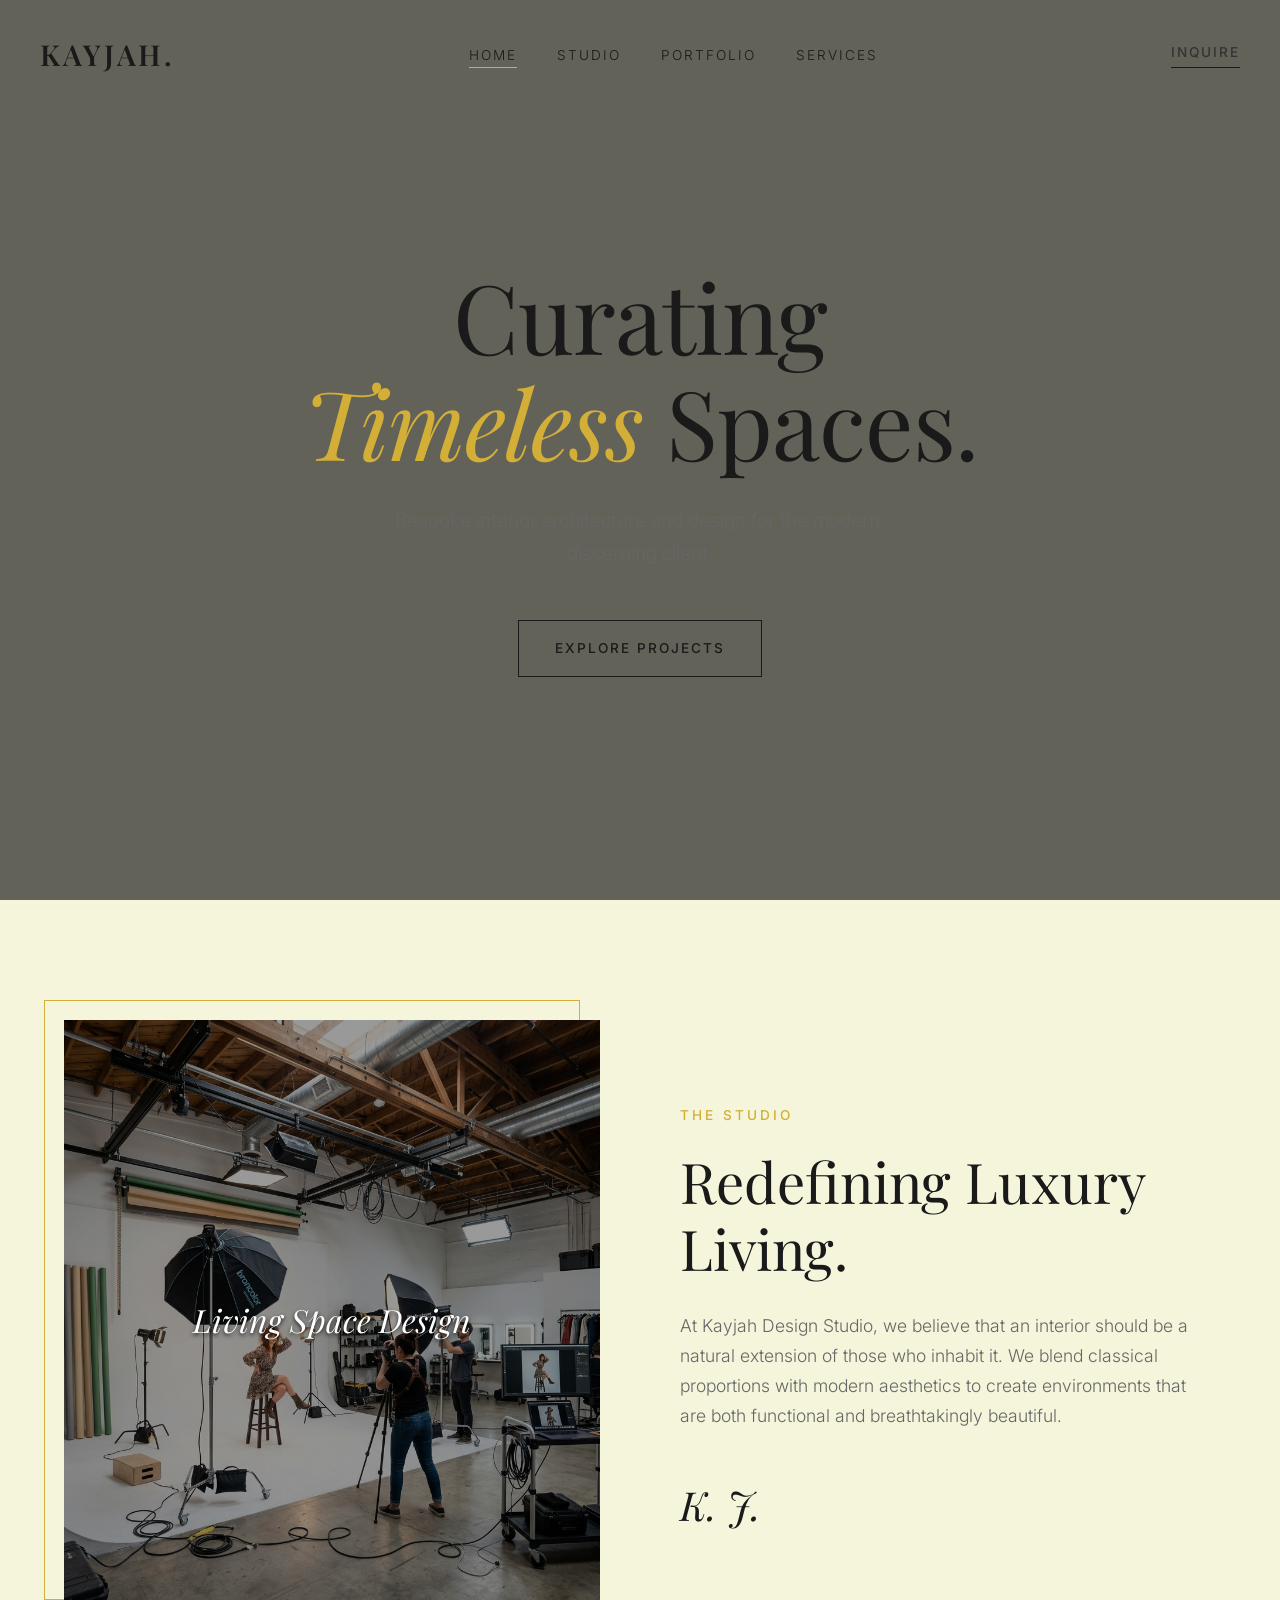
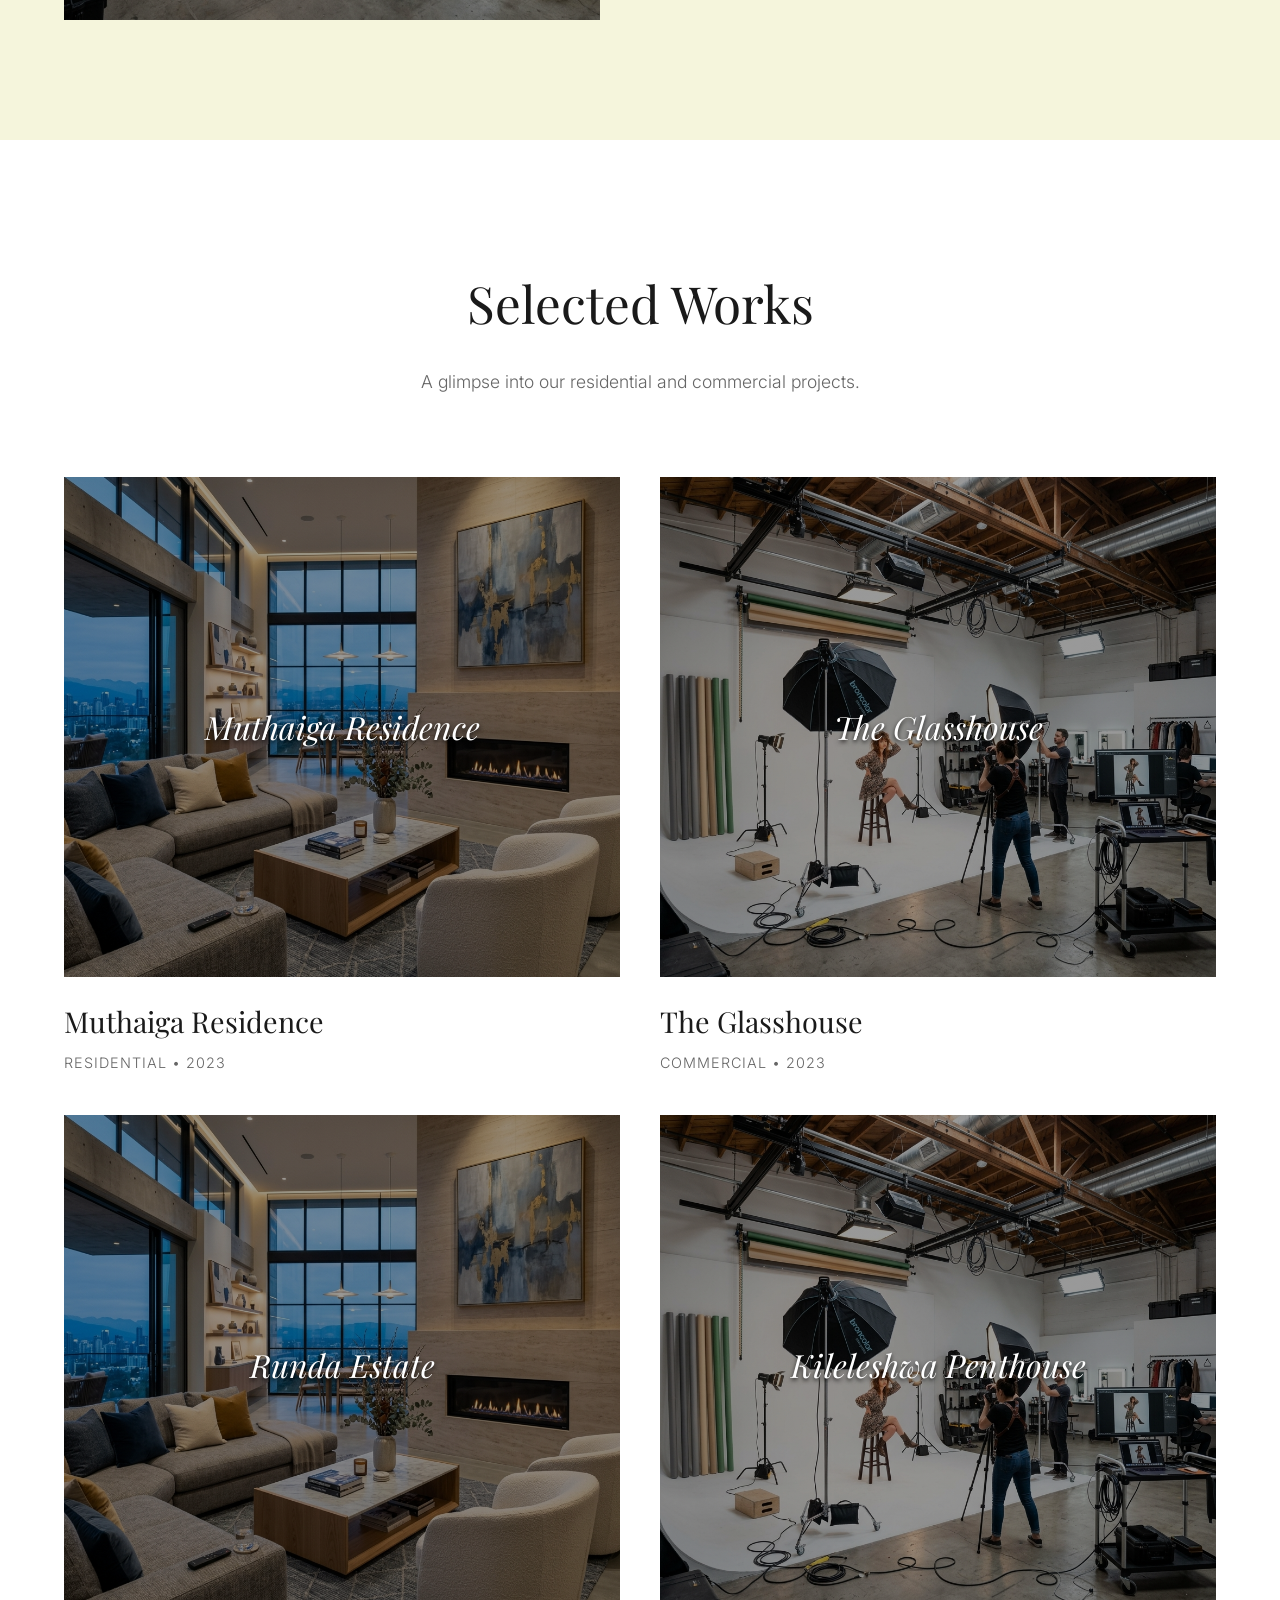
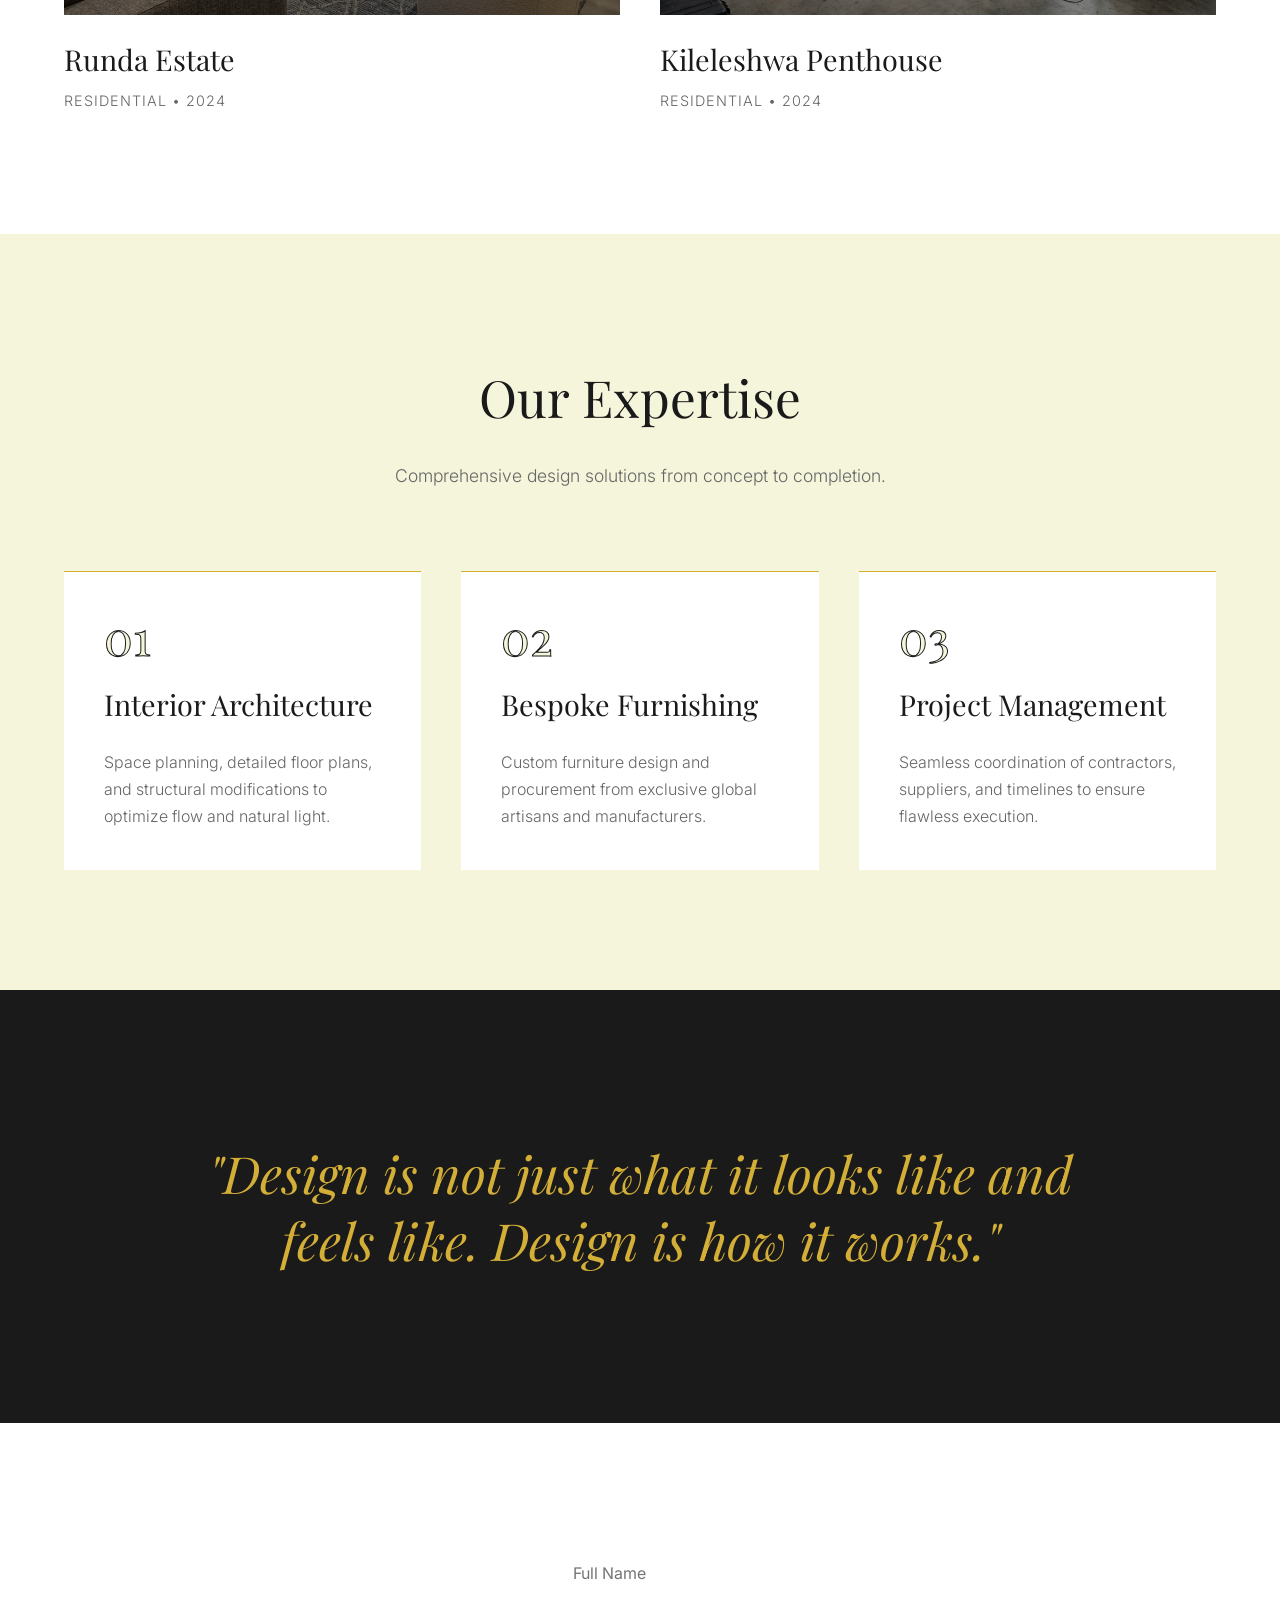
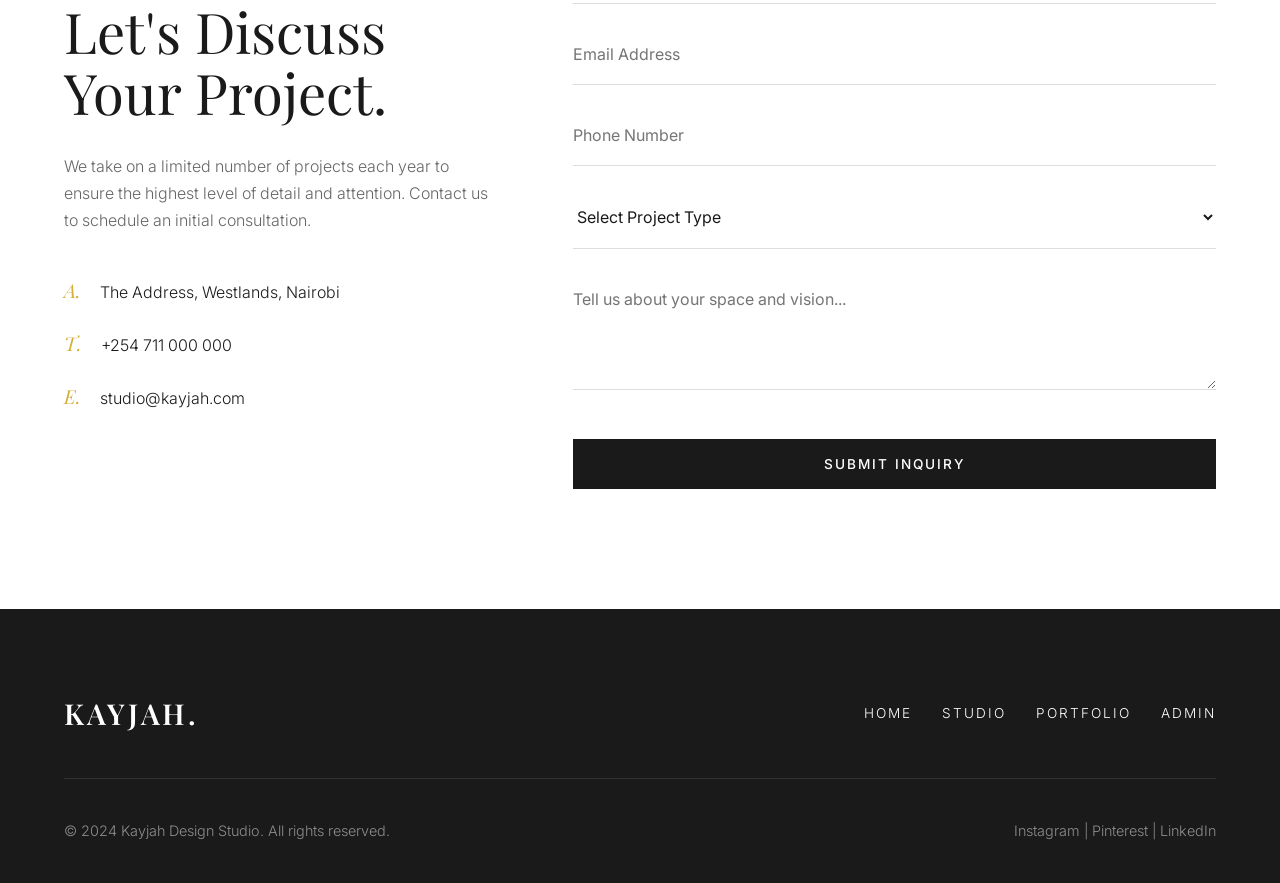
<file: index.html>
<!DOCTYPE html>

<html lang="en">
<head>
<meta charset="utf-8"/><meta content="width=device-width,initial-scale=1.0" name="viewport"/>
<title>Kayjah Design Studio | Luxury Interior Design Nairobi</title>
<meta content="Kayjah Design Studio creates bespoke, elegant, and timeless interior spaces for residential and commercial clients in Nairobi, Kenya." name="description"/>
<link href="https://fonts.googleapis.com/css2?family=Inter:wght@300;400;500;600&amp;family=Playfair+Display:ital,wght@0,400;0,600;0,700;1,400&amp;display=swap" rel="stylesheet"/>
<link href="style.css" rel="stylesheet"/>
</head>
<body>
<nav class="navbar" id="navbar"><div class="nav-container">
<a class="nav-logo" href="#home">KAYJAH.</a>
<ul class="nav-links" id="navLinks"><li><a class="nav-link active" href="#home">Home</a></li><li><a class="nav-link" href="#about">Studio</a></li><li><a class="nav-link" href="#portfolio">Portfolio</a></li><li><a class="nav-link" href="#services">Services</a></li></ul>
<a class="nav-cta" href="#contact">Inquire</a>
<button class="hamburger" id="hamburger"><span></span><span></span><span></span></button>
</div></nav>
<header class="hero" id="home">
<div class="hero-bg" style=" background-image: linear-gradient(rgba(0,0,0,0.6), rgba(0,0,0,0.6)), url('https://loremflickr.com/1200/800/interior,design,livingroom?lock=100') !important; background-size: cover !important; background-position: center !important;"></div>
<div class="hero-content">
<h1>Curating<br/><em>Timeless</em> Spaces.</h1>
<p class="hero-sub">Bespoke interior architecture and design for the modern, discerning client.</p>
<a class="btn btn-outline" href="#portfolio">Explore Projects</a>
</div>
</header>
<section class="section split-section" id="about">
<div class="container"><div class="split-grid">
<div class="split-img" style="color: white !important; text-shadow: 0 2px 4px rgba(0,0,0,0.8); background-image: linear-gradient(rgba(0,0,0,0.4), rgba(0,0,0,0.4)), url('images/interior_design.png') !important; background-size: cover !important; background-position: center !important; color: white !important; text-shadow: 0 2px 4px rgba(0,0,0,0.8);">
<div class="img-placeholder" style="color: white !important; text-shadow: 0 2px 4px rgba(0,0,0,0.8);    color: white !important; text-shadow: 0 2px 4px rgba(0,0,0,0.8); background-image: linear-gradient(rgba(0,0,0,0.4), rgba(0,0,0,0.4)), url('images/photo_studio.png') !important; background-size: cover !important; background-position: center !important; color: white !important; text-shadow: 0 2px 4px rgba(0,0,0,0.8);">Living Space Design</div>
</div>
<div class="split-content">
<span class="tag">The Studio</span>
<h2>Redefining Luxury Living.</h2>
<p>At Kayjah Design Studio, we believe that an interior should be a natural extension of those who inhabit it. We blend classical proportions with modern aesthetics to create environments that are both functional and breathtakingly beautiful.</p>
<div class="signature">K. J.</div>
</div>
</div></div>
</section>
<section class="section bg-light" id="portfolio">
<div class="container">
<div class="section-header"><h2>Selected Works</h2><p>A glimpse into our residential and commercial projects.</p></div>
<div class="port-grid">
<div class="port-item">
<div class="port-img img-1" style="color: white !important; text-shadow: 0 2px 4px rgba(0,0,0,0.8); background-image: linear-gradient(rgba(0,0,0,0.4), rgba(0,0,0,0.4)), url('images/interior_design.png') !important; background-size: cover !important; background-position: center !important; color: white !important; text-shadow: 0 2px 4px rgba(0,0,0,0.8);">Muthaiga Residence</div>
<div class="port-info"><h3>Muthaiga Residence</h3><p>Residential • 2023</p></div>
</div>
<div class="port-item">
<div class="port-img img-2" style="color: white !important; text-shadow: 0 2px 4px rgba(0,0,0,0.8); background-image: linear-gradient(rgba(0,0,0,0.4), rgba(0,0,0,0.4)), url('images/photo_studio.png') !important; background-size: cover !important; background-position: center !important; color: white !important; text-shadow: 0 2px 4px rgba(0,0,0,0.8);">The Glasshouse</div>
<div class="port-info"><h3>The Glasshouse</h3><p>Commercial • 2023</p></div>
</div>
<div class="port-item">
<div class="port-img img-3" style="color: white !important; text-shadow: 0 2px 4px rgba(0,0,0,0.8);    color: white !important; text-shadow: 0 2px 4px rgba(0,0,0,0.8); background-image: linear-gradient(rgba(0,0,0,0.4), rgba(0,0,0,0.4)), url('images/interior_design.png') !important; background-size: cover !important; background-position: center !important; color: white !important; text-shadow: 0 2px 4px rgba(0,0,0,0.8);">Runda Estate</div>
<div class="port-info"><h3>Runda Estate</h3><p>Residential • 2024</p></div>
</div>
<div class="port-item">
<div class="port-img img-4" style="color: white !important; text-shadow: 0 2px 4px rgba(0,0,0,0.8); background-image: linear-gradient(rgba(0,0,0,0.4), rgba(0,0,0,0.4)), url('images/photo_studio.png') !important; background-size: cover !important; background-position: center !important; color: white !important; text-shadow: 0 2px 4px rgba(0,0,0,0.8);">Kileleshwa Penthouse</div>
<div class="port-info"><h3>Kileleshwa Penthouse</h3><p>Residential • 2024</p></div>
</div>
</div>
</div>
</section>
<section class="section" id="services">
<div class="container">
<div class="section-header"><h2>Our Expertise</h2><p>Comprehensive design solutions from concept to completion.</p></div>
<div class="svc-grid">
<div class="svc-card">
<div class="svc-num">01</div>
<h3>Interior Architecture</h3>
<p>Space planning, detailed floor plans, and structural modifications to optimize flow and natural light.</p>
</div>
<div class="svc-card">
<div class="svc-num">02</div>
<h3>Bespoke Furnishing</h3>
<p>Custom furniture design and procurement from exclusive global artisans and manufacturers.</p>
</div>
<div class="svc-card">
<div class="svc-num">03</div>
<h3>Project Management</h3>
<p>Seamless coordination of contractors, suppliers, and timelines to ensure flawless execution.</p>
</div>
</div>
</div>
</section>
<section class="quote-section">
<div class="container">
<blockquote>"Design is not just what it looks like and feels like. Design is how it works."</blockquote>
</div>
</section>
<section class="section contact-section bg-light" id="contact">
<div class="container"><div class="contact-wrap">
<div class="contact-info">
<h2>Let's Discuss<br/>Your Project.</h2>
<p>We take on a limited number of projects each year to ensure the highest level of detail and attention. Contact us to schedule an initial consultation.</p>
<div class="c-details">
<p><span>A.</span> The Address, Westlands, Nairobi</p>
<p><span>T.</span> +254 711 000 000</p>
<p><span>E.</span> studio@kayjah.com</p>
</div>
</div>
<div class="contact-form-box">
<form id="contactForm">
<div class="form-group"><input name="name" placeholder="Full Name" required="" type="text"/></div>
<div class="form-group"><input name="email" placeholder="Email Address" required="" type="email"/></div>
<div class="form-group"><input name="phone" placeholder="Phone Number" required="" type="tel"/></div>
<div class="form-group"><select name="projectType" required=""><option value="">Select Project Type</option><option>Residential</option><option>Commercial / Retail</option><option>Hospitality</option></select></div>
<div class="form-group"><textarea name="details" placeholder="Tell us about your space and vision..." required="" rows="4"></textarea></div>
<button class="btn btn-primary" type="submit">Submit Inquiry</button>
</form>
</div>
</div></div>
</section>
<footer class="footer"><div class="container">
<div class="f-top">
<a class="nav-logo" href="#home">KAYJAH.</a>
<div class="f-links">
<a href="#home">Home</a>
<a href="#about">Studio</a>
<a href="#portfolio">Portfolio</a>
<a href="admin.html">Admin</a>
</div>
</div>
<div class="f-bottom">
<p>© 2024 Kayjah Design Studio. All rights reserved.</p>
<div class="socials">Instagram | Pinterest | LinkedIn</div>
</div>
</div></footer>
<div class="toast" id="toast"></div>
<script src="script.js"></script>
</body></html>
</file>
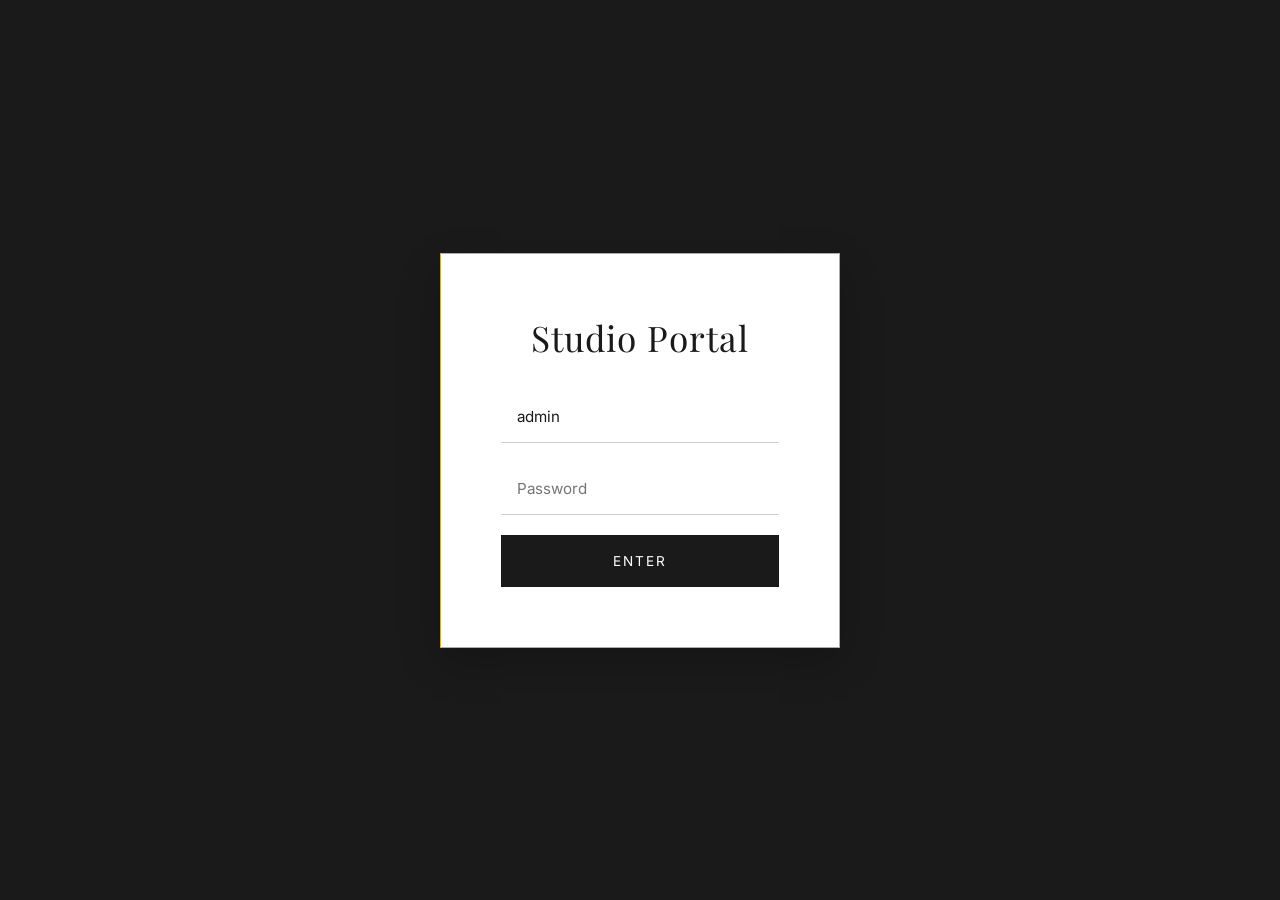
<file: admin.html>
<!DOCTYPE html><html lang="en"><head><meta charset="UTF-8"><meta name="viewport" content="width=device-width,initial-scale=1.0"><title>Kayjah Admin</title>
<link href="https://fonts.googleapis.com/css2?family=Inter:wght@400;500&family=Playfair+Display:ital,wght@0,400;0,600;1,400&display=swap" rel="stylesheet">
<style>*{margin:0;padding:0;box-sizing:border-box}body{font-family:'Inter',sans-serif;background:#F5F5DC;color:#1A1A1A}h1,h2{font-family:'Playfair Display',serif;font-weight:400}
.login{min-height:100vh;display:flex;align-items:center;justify-content:center;background:#1A1A1A}.lb{background:#ffffff;padding:60px;max-width:400px;width:100%;text-align:center;border:1px solid #D4AF37;box-shadow:0 15px 40px rgba(0,0,0,0.2)}.lb h2{color:#1A1A1A;margin-bottom:30px;font-size:2.2rem;letter-spacing:1px}.lb input{width:100%;padding:16px;border:none;border-bottom:1px solid #ccc;background:transparent;color:#1A1A1A;margin-bottom:20px;font-size:0.95rem;font-family:'Inter',sans-serif;outline:none}.lb input:focus{border-color:#D4AF37}.lb button{width:100%;padding:18px;background:#1A1A1A;color:#fff;border:none;cursor:pointer;font-size:0.85rem;font-family:'Inter',sans-serif;text-transform:uppercase;letter-spacing:2px;transition:0.3s}.lb button:hover{background:#D4AF37}
.dash{display:none}.dh{background:#ffffff;color:#1A1A1A;padding:30px 50px;display:flex;justify-content:space-between;align-items:center;flex-wrap:wrap;gap:15px;border-bottom:1px solid #E5E5E5}.dh h1{font-size:2rem;letter-spacing:2px}.dh button,.dh a{padding:12px 28px;border:1px solid #1A1A1A;cursor:pointer;font-size:0.8rem;color:#1A1A1A;background:transparent;text-decoration:none;font-family:'Inter',sans-serif;text-transform:uppercase;letter-spacing:2px;transition:0.3s}.dh button:hover,.dh a:hover{background:#1A1A1A;color:#fff}.be{background:#1A1A1A!important;color:#fff!important}.be:hover{background:#D4AF37!important;border-color:#D4AF37!important}
.stats{display:grid;grid-template-columns:repeat(3,1fr);gap:30px;padding:50px}.sc{background:#ffffff;padding:40px;border:1px solid #E5E5E5;text-align:center;box-shadow:0 10px 30px rgba(0,0,0,0.03)}.sl{font-size:0.8rem;color:#666;text-transform:uppercase;letter-spacing:2px}.sv{font-size:3.5rem;font-family:'Playfair Display',serif;margin-top:15px;color:#1A1A1A}
.tw{padding:0 50px 50px;overflow-x:auto}table{width:100%;border-collapse:collapse;background:#ffffff;border:1px solid #E5E5E5}th{background:#fafafa;color:#666;padding:25px 20px;text-align:left;font-size:0.8rem;text-transform:uppercase;letter-spacing:2px;border-bottom:1px solid #E5E5E5;font-weight:500}td{padding:25px 20px;border-bottom:1px solid #E5E5E5;font-size:0.95rem;color:#333}
select.st{padding:10px;border:1px solid #ccc;font-family:'Inter',sans-serif;font-size:0.9rem;background:transparent;color:#1A1A1A;outline:none}.del{background:none;border:none;color:#999;cursor:pointer;font-size:0.8rem;text-transform:uppercase;letter-spacing:1px;transition:0.3s}.del:hover{color:#ef4444}
@media(max-width:768px){.stats{grid-template-columns:1fr}.dh{padding:20px}.tw{padding:0 20px 20px}}</style></head>
<body>
<div class="login" id="ls"><div class="lb"><h2>Studio Portal</h2><input type="text" id="u" value="admin"><input type="password" id="p" placeholder="Password"><button onclick="login()">Enter</button></div></div>
<div class="dash" id="dash">
<div class="dh"><h1>Inquiries</h1><div><button class="be" onclick="exp()">Export</button> <a href="index.html">View Site</a> <button onclick="logout()">Logout</button></div></div>
<div class="stats"><div class="sc"><div class="sl">Total Inquiries</div><div class="sv" id="st">0</div></div><div class="sc"><div class="sl">Pending Review</div><div class="sv" id="sn" style="color:#D4AF37;font-style:italic">0</div></div><div class="sc"><div class="sl">Projects Active</div><div class="sv" id="sd">0</div></div></div>
<div class="tw"><table><thead><tr><th>Date</th><th>Client</th><th>Contact</th><th>Project Type</th><th>Details</th><th>Status</th><th></th></tr></thead><tbody id="tb"></tbody></table></div></div>
<script>
const K='kayjah_inquiries';if(sessionStorage.getItem('kj_admin')==='true')showD();
function login(){if(document.getElementById('u').value==='admin'&&document.getElementById('p').value==='admin123'){sessionStorage.setItem('kj_admin','true');showD()}else alert('Invalid credentials')}
function logout(){sessionStorage.removeItem('kj_admin');location.reload()}
function showD(){document.getElementById('ls').style.display='none';document.getElementById('dash').style.display='block';render()}
function gd(){return JSON.parse(localStorage.getItem(K)||'[]').sort((a,b)=>new Date(b.submittedAt)-new Date(a.submittedAt))}
function sv(d){localStorage.setItem(K,JSON.stringify(d))}
function render(){const d=gd();document.getElementById('st').textContent=d.length;document.getElementById('sn').textContent=d.filter(x=>x.status==='Pending Review').length;document.getElementById('sd').textContent=d.filter(x=>x.status==='Active Project').length;
document.getElementById('tb').innerHTML=d.map(i=>`<tr><td>${new Date(i.submittedAt).toLocaleDateString('en-GB')}</td><td style="font-family:'Playfair Display',serif;font-size:1.2rem;color:#1A1A1A">${i.name||'—'}</td><td>${i.phone}<br><span style="color:#666;font-size:0.85rem">${i.email}</span></td><td>${i.projectType||'—'}</td><td style="max-width:300px;line-height:1.5">${i.details||'—'}</td><td><select class="st" onchange="upd(${i.id},this.value)">${['Pending Review','Consultation Booked','Proposal Sent','Active Project','Declined/Archived'].map(s=>`<option ${i.status===s?'selected':''}>${s}</option>`).join('')}</select></td><td><button class="del" onclick="del(${i.id})">Remove</button></td></tr>`).join('')}
function upd(id,s){const d=gd();const i=d.find(x=>x.id===id);if(i){i.status=s;sv(d);render()}}
function del(id){if(!confirm('Delete this inquiry?'))return;sv(gd().filter(x=>x.id!==id));render()}
function exp(){const d=gd();if(!d.length)return alert('No data');const h=['Date','Name','Phone','Email','Type','Details','Status'];const r=d.map(i=>[new Date(i.submittedAt).toLocaleDateString(),i.name,i.phone,i.email,i.projectType,(i.details||'').replace(/\n/g,' '),i.status]);const c=[h,...r].map(r=>r.map(c=>`"${String(c||'').replace(/"/g,'""')}"`).join(',')).join('\n');const b=new Blob([c],{type:'text/csv'});const a=document.createElement('a');a.href=URL.createObjectURL(b);a.download='kayjah_inquiries.csv';a.click()}
document.getElementById('p').addEventListener('keydown',e=>{if(e.key==='Enter')login()});
</script></body></html>
</file>
<file: style.css>
/* Kayjah Design Studio — Warm Beige #F5F5DC | Matte Black #1A1A1A | Brushed Gold #D4AF37 */
*,*::before,*::after{margin:0;padding:0;box-sizing:border-box}
:root{--primary:#1A1A1A;--primary-light:#2A2A2A;--accent:#D4AF37;--accent-hover:#b8952b;--bg:#F5F5DC;--white:#ffffff;--text:#333333;--text-light:#666666;--shadow:0 15px 40px rgba(0,0,0,0.06);--transition:0.4s cubic-bezier(0.2,0.8,0.2,1)}
html{scroll-behavior:smooth}body{font-family:'Inter',sans-serif;background:var(--bg);color:var(--text);line-height:1.7;overflow-x:hidden;font-weight:300}
h1,h2,h3,h4{font-family:'Playfair Display',serif;color:var(--primary);font-weight:400}
.container{max-width:1200px;margin:0 auto;padding:0 24px}a{text-decoration:none;color:inherit;transition:var(--transition)}

.btn{display:inline-block;padding:16px 36px;font-family:'Inter',sans-serif;font-size:0.85rem;letter-spacing:2px;text-transform:uppercase;cursor:pointer;transition:var(--transition);border:1px solid transparent;font-weight:500}
.btn-primary{background:var(--primary);color:var(--white)}.btn-primary:hover{background:var(--accent);color:var(--white)}
.btn-outline{background:transparent;color:var(--primary);border-color:var(--primary)}.btn-outline:hover{background:var(--primary);color:var(--white)}

.navbar{position:fixed;top:0;left:0;right:0;z-index:1000;padding:30px 0;transition:var(--transition);background:transparent}.navbar.scrolled{background:var(--white);padding:20px 0;box-shadow:0 2px 20px rgba(0,0,0,0.05)}
.nav-container{max-width:1300px;margin:0 auto;padding:0 40px;display:flex;align-items:center;justify-content:space-between}
.nav-logo{font-family:'Playfair Display',serif;font-size:1.8rem;color:var(--primary);letter-spacing:3px;font-weight:600}
.nav-links{display:flex;list-style:none;gap:40px}.nav-link{color:var(--primary);font-size:0.85rem;text-transform:uppercase;letter-spacing:2px;position:relative}.nav-link::after{content:'';position:absolute;width:0;height:1px;bottom:-5px;left:0;background:var(--accent);transition:var(--transition)}.nav-link:hover::after,.nav-link.active::after{width:100%}
.nav-cta{font-size:0.85rem;text-transform:uppercase;letter-spacing:2px;border-bottom:1px solid var(--primary);padding-bottom:3px;font-weight:500}.nav-cta:hover{color:var(--accent);border-color:var(--accent)}
.hamburger{display:none;background:none;border:none;cursor:pointer;padding:8px}.hamburger span{display:block;width:26px;height:1px;background:var(--primary);margin:6px 0;transition:var(--transition)}

.hero{min-height:100vh;display:flex;align-items:center;padding:120px 40px 80px;position:relative;background:var(--bg)}
.hero-bg{position:absolute;inset:0;background:linear-gradient(rgba(245,245,220,0.7),rgba(245,245,220,0.9)),url('data:image/svg+xml;utf8,<svg width="100" height="100" xmlns="http://www.w3.org/2000/svg"><line x1="0" y1="50" x2="100" y2="50" stroke="%23D4AF37" stroke-width="0.5" opacity="0.3"/><line x1="50" y1="0" x2="50" y2="100" stroke="%23D4AF37" stroke-width="0.5" opacity="0.3"/></svg>')}
.hero-content{position:relative;z-index:2;max-width:800px;margin:0 auto;text-align:center}
.hero h1{font-size:clamp(4rem,8vw,6rem);line-height:1.1;margin-bottom:30px;letter-spacing:-1px}.hero h1 em{font-style:italic;color:var(--accent)}
.hero-sub{font-size:1.2rem;color:var(--text-light);margin-bottom:50px;max-width:500px;margin-left:auto;margin-right:auto}

.section{padding:120px 0}.bg-light{background:var(--white)}
.section-header{text-align:center;margin-bottom:80px}
.tag{display:inline-block;color:var(--accent);font-size:0.85rem;letter-spacing:3px;margin-bottom:20px;text-transform:uppercase;font-weight:500}
.section-header h2{font-size:clamp(2.5rem,4vw,3.5rem);margin-bottom:20px}.section-header p{color:var(--text-light);font-size:1.1rem;max-width:600px;margin:0 auto}

.split-grid{display:grid;grid-template-columns:1fr 1fr;gap:80px;align-items:center}
.split-img{position:relative}.img-placeholder{height:600px;background:var(--primary-light);display:flex;align-items:center;justify-content:center;color:rgba(255,255,255,0.2);font-family:'Playfair Display',serif;font-size:2rem;font-style:italic}
.split-img::before{content:'';position:absolute;top:-20px;left:-20px;width:100%;height:100%;border:1px solid var(--accent);z-index:-1}
.split-content h2{font-size:3.5rem;margin-bottom:30px;line-height:1.2}.split-content p{color:var(--text-light);margin-bottom:40px;font-size:1.1rem}
.signature{font-family:'Playfair Display',serif;font-style:italic;font-size:2.5rem;color:var(--primary)}

.port-grid{display:grid;grid-template-columns:repeat(2,1fr);gap:40px}
.port-item{cursor:pointer;group}.port-img{height:500px;background:var(--primary);margin-bottom:20px;display:flex;align-items:center;justify-content:center;color:rgba(255,255,255,0.1);font-family:'Playfair Display',serif;font-size:2rem;font-style:italic;transition:var(--transition)}.port-item:hover .port-img{transform:scale(0.98)}
.port-info h3{font-size:1.8rem;margin-bottom:5px;transition:var(--transition)}.port-item:hover h3{color:var(--accent)}
.port-info p{color:var(--text-light);font-size:0.9rem;text-transform:uppercase;letter-spacing:1px}

.svc-grid{display:grid;grid-template-columns:repeat(3,1fr);gap:40px}
.svc-card{padding:40px;background:var(--white);border-top:1px solid var(--accent);transition:var(--transition)}
.svc-card:hover{box-shadow:var(--shadow);transform:translateY(-10px)}
.svc-num{font-family:'Playfair Display',serif;font-size:3rem;color:var(--bg);line-height:1;margin-bottom:20px;-webkit-text-stroke:1px var(--primary)}
.svc-card h3{font-size:1.8rem;margin-bottom:20px}.svc-card p{color:var(--text-light)}

.quote-section{padding:150px 0;background:var(--primary);color:var(--white);text-align:center}
.quote-section blockquote{font-family:'Playfair Display',serif;font-size:clamp(2rem,4vw,3.5rem);max-width:900px;margin:0 auto;line-height:1.3;font-style:italic;color:var(--accent)}

.contact-wrap{display:grid;grid-template-columns:1fr 1.5fr;gap:80px;align-items:center}
.contact-info h2{font-size:3.5rem;margin-bottom:30px;line-height:1.1}.contact-info p{color:var(--text-light);margin-bottom:40px}
.c-details p{margin-bottom:20px;font-size:1rem;color:var(--primary)}.c-details span{color:var(--accent);font-family:'Playfair Display',serif;margin-right:15px;font-size:1.2rem;font-style:italic}

.contact-form-box form{display:grid;gap:20px}
.form-group input,.form-group select,.form-group textarea{width:100%;padding:20px 0;border:none;border-bottom:1px solid #ddd;background:transparent;font-family:'Inter',sans-serif;font-size:1rem;color:var(--primary);outline:none;transition:var(--transition)}
.form-group input:focus,.form-group select:focus,.form-group textarea:focus{border-color:var(--accent)}
.contact-form-box .btn{margin-top:20px}

.footer{background:var(--primary);color:var(--white);padding:80px 0 40px}
.f-top{display:flex;justify-content:space-between;align-items:center;border-bottom:1px solid rgba(255,255,255,0.1);padding-bottom:40px;margin-bottom:40px}
.f-top .nav-logo{color:var(--white)}
.f-links{display:flex;gap:30px;font-size:0.85rem;text-transform:uppercase;letter-spacing:2px}.f-links a:hover{color:var(--accent)}
.f-bottom{display:flex;justify-content:space-between;align-items:center;color:rgba(255,255,255,0.5);font-size:0.9rem}

.toast{position:fixed;bottom:40px;right:40px;background:var(--primary);color:var(--white);padding:20px 40px;font-family:'Inter',sans-serif;font-size:0.9rem;letter-spacing:1px;text-transform:uppercase;z-index:3000;opacity:0;transform:translateY(20px);transition:var(--transition);pointer-events:none;border:1px solid var(--accent)}.toast.show{opacity:1;transform:translateY(0)}

@media(max-width:992px){.split-grid{grid-template-columns:1fr}.port-grid{grid-template-columns:1fr}.svc-grid{grid-template-columns:1fr}.contact-wrap{grid-template-columns:1fr}}
@media(max-width:768px){.nav-container{padding:0 24px}.nav-links{display:none;flex-direction:column;position:absolute;top:100%;left:0;right:0;background:var(--white);padding:30px;box-shadow:0 10px 20px rgba(0,0,0,0.05)}.nav-links.active{display:flex}.nav-cta{display:none}.hamburger{display:block}.f-top{flex-direction:column;gap:30px}.f-links{flex-direction:column;align-items:center}.f-bottom{flex-direction:column;gap:20px;text-align:center}}
</file>
